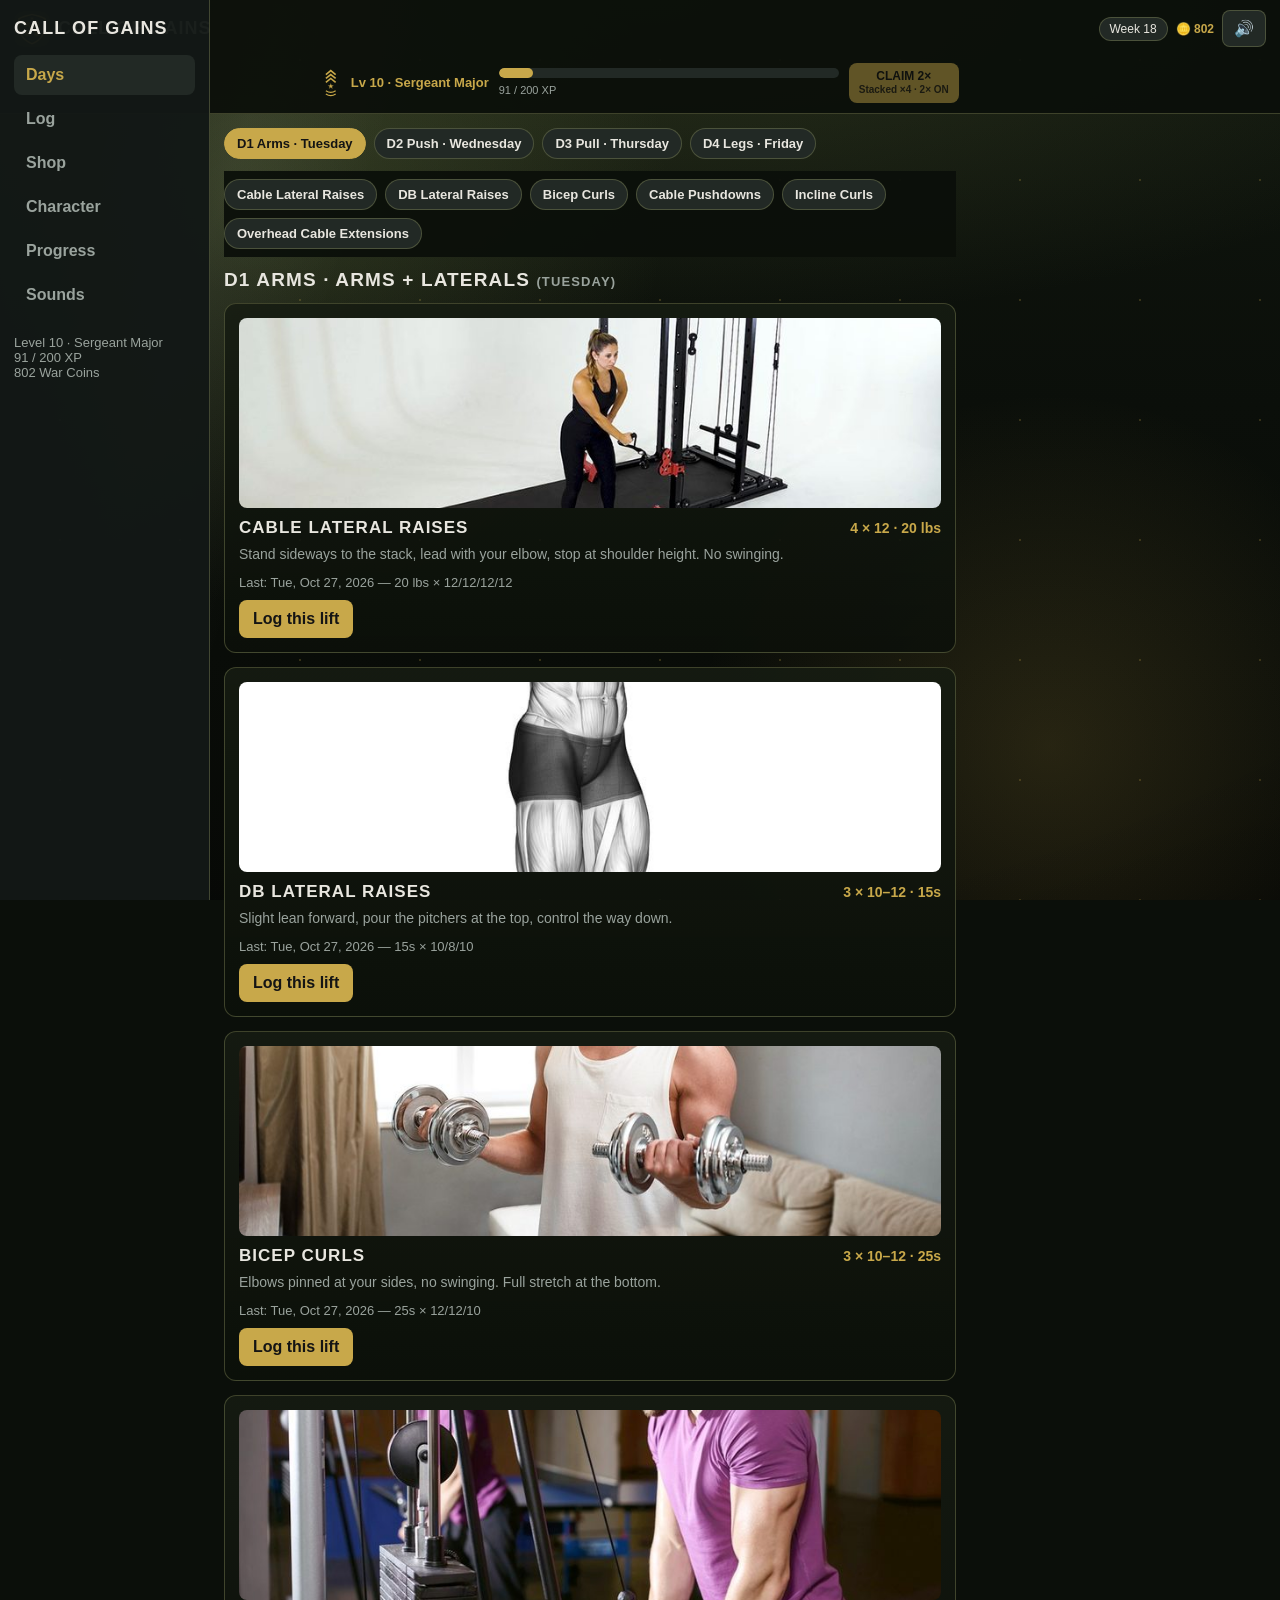
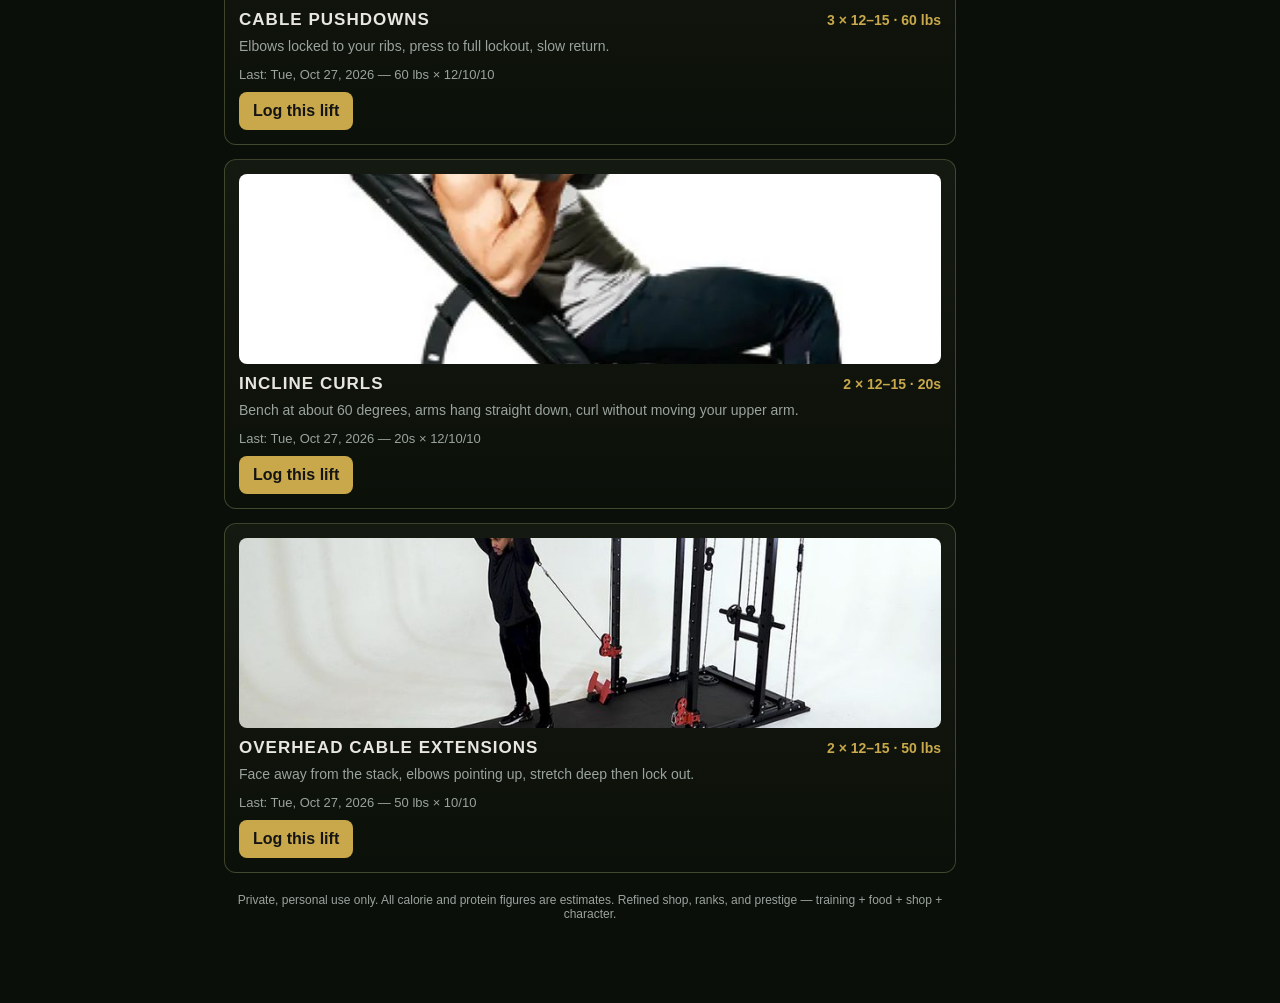
<file: index.html>
<!DOCTYPE html>
<html lang="en">
<head>
<meta charset="utf-8">
<meta name="viewport" content="width=device-width, initial-scale=1, viewport-fit=cover">
<title>Call of Gains</title>
<meta name="description" content="Anthony's private training and food log.">
<link rel="manifest" href="./manifest.webmanifest">
<meta name="theme-color" content="#0e1110">
<!-- iOS PWA tags -->
<meta name="apple-mobile-web-app-capable" content="yes">
<meta name="mobile-web-app-capable" content="yes">
<meta name="apple-mobile-web-app-status-bar-style" content="black-translucent">
<meta name="apple-mobile-web-app-title" content="Call of Gains">
<link rel="apple-touch-icon" href="./assets/icons/apple-touch-icon.png">
<link rel="icon" type="image/png" href="./assets/icons/icon-192.png">
<link rel="stylesheet" href="./styles.css">
</head>
<body>
<div class="depot-bg" aria-hidden="true"><div class="bg-haze h1"></div><div class="bg-haze h2"></div><div class="bg-beam"></div><div class="bg-embers"></div><div class="bg-vignette"></div></div>
<div class="shop-bg" aria-hidden="true"><div class="shop-scene-wrap"><img class="shop-scene" src="./assets/shop/depot-scene.webp" alt=""><img class="shop-scene shop-scene-type" src="./assets/shop/depot-scene-type.webp" alt=""><div class="shop-scene-glow"></div><div class="shop-dust"></div></div><div class="bg-vignette"></div></div>
<header>
  <div class="head-row1">
    <div class="brand"><img class="brand-logo" src="./assets/logo-call-of-gains.webp" alt=""><h1>Call of Gains</h1></div>
    <span class="week-badge" id="weekBadge">Week —</span>
    <span class="coins-chip" id="coinsChip">🪙 0</span>
    <button class="icon-btn" id="muteBtn" title="Toggle sound" aria-label="Toggle sound">🔊</button>
  </div>
  <div class="head-row2">
    <span class="rank-mini" id="rankMini" aria-hidden="true"></span>
    <span class="rank-name" id="rankName">—</span>
    <div class="head-xp"><div class="meter head-meter"><div id="headXpMeter" style="width:0%"></div></div><span id="headXpText"></span></div>
    <button id="headClaimBtn" class="claim-btn">CLAIM 2×<span class="stack-count" id="headStackCount"></span></button>
  </div>
</header>

<nav class="sidebar" aria-label="Main">
  <h2>Call of Gains</h2>
  <button data-tab="days" class="on">Days</button>
  <button data-tab="log">Log</button>
  <button data-tab="shop">Shop</button>
  <button data-tab="character">Character</button>
  <button data-tab="progress">Progress</button>
  <button data-tab="sounds">Sounds</button>
  <div class="side-xp" id="sideXp"></div>
</nav>

<main class="layout">
  <div class="banner" id="banner"></div>

  <!-- ============ DAYS TAB ============ -->
  <section class="tab active" id="tab-days">
    <div class="chips" id="dayChips"></div>
    <div class="chips sticky" id="jumpChips"></div>
    <div id="dayCards"></div>
  </section>

  <!-- ============ LOG TAB ============ -->
  <section class="tab" id="tab-log">
    <div class="card">
      <h2>Log a lift</h2>
      <p class="muted">Pick the day, then save each lift on its own. Saving one lift never wipes the others from today's session.</p>
      <div class="chips" id="logDayChips"></div>
      <div id="logCards"></div>
    </div>

    <div class="card" id="nutritionCard">
      <h2>Nutrition — <span id="todayLabel">Today</span></h2>
      <p class="muted" id="countdown">Day closes at midnight.</p>
      <div>
        <div style="display:flex;justify-content:space-between;font-size:14px">
          <span>Calories</span><span id="calTotals"></span>
        </div>
        <div class="meter"><div id="calMeter" style="width:0%"></div></div>
        <div style="display:flex;justify-content:space-between;font-size:14px">
          <span>Protein</span><span id="proteinTotals"></span>
        </div>
        <div class="meter protein"><div id="proteinMeter" style="width:0%"></div></div>
      </div>
      <h3>Add food as you go</h3>
      <label>Food</label>
      <input type="text" id="foodName" placeholder="e.g. Fairlife shake" autocomplete="off">
      <div class="form-row">
        <div><label>Calories (estimate)</label><input type="number" id="foodCal" inputmode="numeric" min="0" placeholder="150"></div>
        <div><label>Protein g (estimate)</label><input type="number" id="foodProtein" inputmode="numeric" min="0" placeholder="30"></div>
      </div>
      <p style="margin-top:12px"><button id="addFoodBtn">Add to today</button></p>
      <h3>Already logged today</h3>
      <div id="todayFoodList"></div>
      <h3>History</h3>
      <div id="foodHistory"></div>
    </div>
  </section>

  <!-- ============ SHOP TAB ============ -->
  <section class="tab" id="tab-shop">
    <div class="depot-head">
      <div class="depot-title"><img class="depot-logo" src="./assets/logo-call-of-gains.webp" alt=""><div><div class="eyebrow">CALL OF GAINS</div><h2>DEPOT</h2></div></div>
      <div class="depot-bal">
        <span class="bal-line">🪙 <b id="shopCoins">0</b> War Coins</span>
        <span class="bal-line muted" id="shopOwned">0 owned</span>
        <span class="bal-line muted" id="shopStack"></span>
      </div>
    </div>
    <p class="muted" id="shopBoost" style="display:none"></p>
    <div class="rotation-wrap"><span class="rotation-label">NEXT DEPOT CREDIT</span><div class="rotation-bar"><div id="rotationFill"></div></div></div>
    <p class="muted" id="rotationText"></p>
    <div class="shop-layout">
      <aside class="shop-console">
        <h3 class="depot-sub">SUPPLY DROPS</h3>
        <div class="crate-row" id="crateRow"></div>
        <h3 class="depot-sub">CONSOLE</h3>
        <div class="chips" id="consoleMenu"></div>
        <div class="collapse" id="ledgerPanel"></div>
      </aside>
      <div class="shop-main">
        <h3 class="depot-sub" id="shelfTitle">ARMORY</h3>
        <div class="chips" id="shopFilters"></div>
        <div class="chips" id="eraFilters"></div>
        <div class="shop-grid" id="shopGrid"></div>
      </div>
    </div>
    <p class="muted">Collections: owned items live here and on your character. Tops are boxy camo urban street fits, bottoms are baggy street cargos, and garments carry only the verse reference at the hem — the full verse and its meaning are behind the ! button. Duplicate crate rewards never stack: they must be scrapped for War Coins before another crate can open.</p>
  </section>

  <!-- ============ CHARACTER TAB ============ -->
  <section class="tab" id="tab-character">
    <div class="card">
      <h2>Your Operator</h2>
      <div id="charFigure"></div>
      <p id="charStats" class="muted" style="text-align:center"></p>
      <h3>Facial hair</h3>
      <div class="chips" id="faceChips"></div>
      <h3>Figure variant</h3>
      <div class="chips" id="variantChips"></div>
      <h3>Equipped</h3>
      <div id="equippedList"></div>
      <h3>Owned gear — tap to equip</h3>
      <div class="chips" id="ownedChips"></div>
      <p class="muted">Base kit: a military T-shirt, fatigue shorts, and ankle boots. Everything else is earned in the shop and equipped here. Mass follows your weigh-ins — the figure gets broader as weight rises, leaner as it falls.</p>
    </div>
  </section>

  <!-- ============ PROGRESS TAB ============ -->
  <section class="tab" id="tab-progress">
    <div class="card collapsible" id="card-strength">
      <div class="card-head" data-collapse="card-strength"><h2>Strength</h2><button class="collapse-btn" aria-label="Collapse section">▾</button></div>
      <div class="card-body">
      <div style="display:flex;justify-content:space-between;font-size:14px">
        <span id="rankLine"></span><span id="xpLine"></span>
      </div>
      <div class="meter"><div id="xpMeter" style="width:0%"></div></div>
      <p class="muted" id="xpCapLine"></p>
      <p><span id="coinsLine"></span></p>
      <p class="muted" id="prestigeStatus"></p>
      <p><button id="prestigeBtn" class="secondary">🎖 PRESTIGE</button></p>
      <p class="muted">Prestiging banks one prestige and restarts the XP cycle at Level 1. Coins, gear, history, and double-XP charges all carry over.</p>
      </div>
    </div>

    <div class="card collapsible" id="card-doublexp">
      <div class="card-head" data-collapse="card-doublexp"><h2>2× XP</h2><button class="collapse-btn" aria-label="Collapse section">▾</button></div>
      <div class="card-body">
      <p class="muted" id="doubleLine"></p>
      <p>
        <button id="claimBtn" class="secondary">Claim banked charge</button>
        <button id="activateBtn" class="secondary">Activate 2× XP</button>
      </p>
      <p class="muted">Claiming only banks a charge. Activating switches one banked charge on — only the next session logged while it is on pays double, then it switches off. A session started before activation is never doubled, and no button can change an already-saved session.</p>
      </div>
    </div>

    <div class="card collapsible" id="card-scoring">
      <div class="card-head" data-collapse="card-scoring"><h2>How lifts score</h2><button class="collapse-btn" aria-label="Collapse section">▾</button></div>
      <div class="card-body">
      <p class="muted">Move-up (more weight, or more total reps at the same weight): +1 XP. Goal/milestone hit (the goal checkbox on a lift): +1 XP, even on a held or reset lift. Held or reset without a goal hit: +0 XP. First-time lift: +1 XP. Doubled sessions pay twice. These rules apply to sessions logged from now on — seeded and synced history is never rescored.</p>
      </div>
    </div>

    <div class="card collapsible" id="card-board">
      <div class="card-head" data-collapse="card-board"><h2>Strength Board</h2><button class="collapse-btn" aria-label="Collapse section">▾</button></div>
      <div class="card-body">
      <div class="board" id="strengthBoard"></div>
      <p class="muted">Progress = move-ups, Held = same weight and reps, Reset = fewer reps or less weight. First-time lifts (no previous session to compare) aren't counted.</p>
      </div>
    </div>

    <div class="card collapsible" id="card-ladder">
      <div class="card-head" data-collapse="card-ladder"><h2>Rank Ladder</h2><button class="collapse-btn" aria-label="Collapse section">▾</button></div>
      <div class="card-body">
      <p class="muted"><span id="ladderCurrent"></span> 20 levels per prestige cycle, 200 XP cap.</p>
      <p><button class="secondary" id="ladderToggle">Show ladder</button></p>
      <div class="collapse" id="ladderBox"></div>
      </div>
    </div>

    <div class="card collapsible" id="card-vault">
      <div class="card-head" data-collapse="card-vault"><h2>Prestige Vault</h2><button class="collapse-btn" aria-label="Collapse section">▾</button></div>
      <div class="card-body">
      <p class="muted" id="prestigeLine"></p>
      <p><button class="secondary" id="vaultToggle">Show vault</button> <button class="secondary" id="stingerBtn">Preview prestige stinger</button></p>
      <div class="collapse" id="vaultBox"></div>
      </div>
    </div>

    <div class="card collapsible" id="card-bodyweight">
      <div class="card-head" data-collapse="card-bodyweight"><h2>Bodyweight</h2><button class="collapse-btn" aria-label="Collapse section">▾</button></div>
      <div class="card-body">
      <div id="weightList"></div>
      <div class="form-row">
        <div><label>Date</label><input type="date" id="weightDate"></div>
        <div><label>Weight (lbs)</label><input type="number" id="weightVal" inputmode="decimal" step="0.1" min="0" placeholder="148.6"></div>
      </div>
      <p style="margin-top:12px"><button id="addWeightBtn">Add weigh-in</button></p>
      <p class="muted">+2 XP per week of average gain: when a new week's average weigh-in beats the most recent earlier week with weigh-ins, and that week hasn't paid out yet.</p>
      </div>
    </div>

    <div class="card collapsible" id="card-history">
      <div class="card-head" data-collapse="card-history"><h2>Workout history</h2><button class="collapse-btn" aria-label="Collapse section">▾</button></div>
      <div class="card-body">
      <p class="muted">Every session, lift by lift. Deleting a lift or a session recalculates XP on the spot. Seeded history from before this app predates its XP ledger, so deleting a seeded lift does not change the XP total.</p>
      <div id="historyList"></div>
      </div>
    </div>

    <div class="card collapsible" id="card-fuel">
      <div class="card-head" data-collapse="card-fuel"><h2>Fuel summary</h2><button class="collapse-btn" aria-label="Collapse section">▾</button></div>
      <div class="card-body">
      <div id="fuelBox"></div>
      </div>
    </div>

    <div class="card collapsible" id="card-achievements">
      <div class="card-head" data-collapse="card-achievements"><h2>Achievements</h2><button class="collapse-btn" aria-label="Collapse section">▾</button></div>
      <div class="card-body">
      <p class="muted"><span id="achievementsCount"></span> · Completed achievements pay XP + War Coins when claimed.</p>
      <div id="achievementsBox"></div>
      </div>
    </div>

    <div class="card collapsible" id="card-quests">
      <div class="card-head" data-collapse="card-quests"><h2>Quests</h2><button class="collapse-btn" aria-label="Collapse section">▾</button></div>
      <div class="card-body">
      <div id="questsBox"></div>
      </div>
    </div>

    <div class="card collapsible" id="card-backup">
      <div class="card-head" data-collapse="card-backup"><h2>Backup</h2><button class="collapse-btn" aria-label="Collapse section">▾</button></div>
      <div class="card-body">
      <p class="muted">Everything lives on this phone. Export a JSON backup so clearing browser data can't wipe you out, and import it back any time.</p>
      <p>
        <button id="exportBtn">Export backup (JSON)</button>
        <label for="importFile" class="muted" style="display:inline-block;margin-left:8px;cursor:pointer;text-decoration:underline">Import backup</label>
        <input type="file" id="importFile" accept="application/json" style="display:none">
      </p>
      <p class="muted" id="backupMsg"></p>
      </div>
    </div>
  </section>

  <!-- ============ SOUNDS TAB ============ -->
  <section class="tab" id="tab-sounds">
    <div class="card">
      <h2>Sounds</h2>
      <p class="muted">Test every sound in the app. The header speaker button mutes and unmutes everything, and that choice is remembered.</p>
      <p>
        <button class="secondary" data-sound="gunfire">Gunfire (target celebration)</button>
        <button class="secondary" data-sound="levelup">Level-up · Your MP3</button>
        <button class="secondary" data-sound="claim">2× XP claim sting</button>
        <button class="secondary" data-sound="coin">Coin · XP / War Coin earn</button>
        <button class="secondary" data-sound="unlock">Unlock sound</button>
        <button class="secondary" data-sound="crate">Crate sound</button>
        <button class="secondary" data-sound="reveal">Reveal sound</button>
        <button class="secondary" data-sound="prestige">Prestige stinger</button>
      </p>
    </div>
  </section>

  <p class="footer-note">Private, personal use only. All calorie and protein figures are estimates. Refined shop, ranks, and prestige — training + food + shop + character.</p>
</main>

<!-- Crate-opening overlay (CSS animation only; hidden before any result shows) -->
<div class="crate-overlay" id="crateOverlay" aria-hidden="true"><div class="crate-box"><div class="crate-lid"></div><div class="crate-body"></div></div></div>

<!-- Unlock reveal -->
<div class="modal" id="unlockModal" role="dialog" aria-modal="true" aria-label="Item unlocked">
  <div class="modal-card">
    <div class="modal-eyebrow">SUPPLY SECURED</div>
    <h2>UNLOCKED</h2>
    <div id="unlockPreview"></div>
    <p><b id="unlockName"></b></p>
    <p><button id="unlockEquipBtn">Equip it</button> <button class="secondary" id="unlockDoneBtn">Done</button></p>
  </div>
</div>

<!-- Crate reveal -->
<div class="modal" id="crateModal" role="dialog" aria-modal="true" aria-label="Supply drop result">
  <div class="modal-card">
    <div class="modal-eyebrow">SUPPLY DROP</div>
    <h2 id="crateTitle">OPENED</h2>
    <div id="crateBody"></div>
    <p id="crateActions"></p>
  </div>
</div>

<!-- Duplicate reward: BLOCKING. No close, skip, or collect button — scrapping is the only way out. -->
<div class="modal blocking" id="dupModal" role="alertdialog" aria-modal="true" aria-label="Duplicate reward">
  <div class="modal-card">
    <div class="modal-eyebrow">DUPLICATE REWARD</div>
    <h2>YOU ALREADY OWN THIS</h2>
    <div id="dupPreview"></div>
    <p><b id="dupName"></b></p>
    <p class="muted">Duplicates never stack. Scrap it for War Coins to keep going — no other crate can open until this is handled.</p>
    <p><button id="dupScrapBtn">Scrap / sell back for <span id="dupScrapVal">0</span> WC</button></p>
  </div>
</div>

<nav class="bottom-nav" aria-label="Main">
  <button data-tab="days" class="on">Days</button>
  <button data-tab="log">Log</button>
  <button data-tab="shop">Shop</button>
  <button data-tab="character">Character</button>
  <button data-tab="progress">Progress</button>
  <button data-tab="sounds">Sounds</button>
</nav>

<script src="./app.js"></script>
<script>
  if ("serviceWorker" in navigator) {
    window.addEventListener("load", () => {
      navigator.serviceWorker.register("./sw.js").catch(() => {});
    });
  }
</script>
</body>
</html>
</file>
<file: styles.css>
/* Picture Form Guide PWA — Stage 2 styles. CoD depot theme: dark hangar mood,
   olive/gold/green accents, stencil-style type, translucent panels over an
   animated backdrop. Phone-first. No images — all background art is CSS. */
:root {
  --bg: #0b0f0a;
  --panel: #161c12;
  --panel2: #222925;
  --line: rgba(138, 143, 92, 0.4);
  --text: #e8e6df;
  --dim: #9aa39d;
  --gold: #c8a84a;
  --green: #7dd87d;
  --olive: #8a8f5c;
  --red: #d64545;
  --radius: 12px;
}
* { box-sizing: border-box; }
body {
  margin: 0;
  background: var(--bg);
  color: var(--text);
  font-family: -apple-system, BlinkMacSystemFont, "Segoe UI", Roboto, Helvetica, Arial, sans-serif;
  -webkit-tap-highlight-color: transparent;
  padding-bottom: 76px; /* room for bottom nav */
}
a { color: var(--gold); }
button, input, select { font: inherit; }
button {
  background: var(--gold);
  color: #141414;
  border: 0;
  border-radius: 8px;
  padding: 10px 14px;
  font-weight: 700;
  cursor: pointer;
}
button.secondary { background: var(--panel2); color: var(--text); border: 1px solid var(--line); }
button.danger { background: #3a1d1d; color: #f0b3b3; border: 1px solid #5a2a2a; }
button:disabled { opacity: 0.45; cursor: default; }
button.small { padding: 6px 10px; font-size: 13px; }
input[type="text"], input[type="number"], input[type="date"], select {
  background: #101512;
  color: var(--text);
  border: 1px solid var(--line);
  border-radius: 8px;
  padding: 9px 10px;
  width: 100%;
}
label { font-size: 13px; color: var(--dim); display: block; margin: 6px 0 3px; }
h1, h2, h3 { text-transform: uppercase; letter-spacing: 0.06em; }
h2 { font-size: 19px; }
h3 { font-size: 15px; }

/* ---------- Animated depot backgrounds (CSS only, transform/opacity only) ---------- */
.depot-bg, .shop-bg {
  position: fixed;
  inset: 0;
  z-index: 0;
  overflow: hidden;
  pointer-events: none;
  background:
    radial-gradient(120% 60% at 50% 0%, rgba(90, 100, 55, 0.35), transparent 60%),
    linear-gradient(180deg, #10160e 0%, #0b0f0a 45%, #070906 100%);
}
.bg-haze { position: absolute; border-radius: 50%; }
.bg-haze.h1 {
  width: 70vw; height: 70vw; left: -15vw; top: -20vw;
  background: radial-gradient(circle, rgba(125, 140, 80, 0.28), transparent 65%);
  animation: drift1 26s ease-in-out infinite alternate;
}
.bg-haze.h2 {
  width: 60vw; height: 60vw; right: -12vw; bottom: -18vw;
  background: radial-gradient(circle, rgba(200, 168, 74, 0.16), transparent 65%);
  animation: drift2 32s ease-in-out infinite alternate;
}
.bg-beam {
  position: absolute;
  top: -10%; bottom: -10%; width: 22vw; left: 0;
  background: linear-gradient(90deg, transparent, rgba(232, 230, 223, 0.05), transparent);
  transform: skewX(-18deg);
  animation: sweep 42s linear infinite;
}
.bg-embers {
  position: absolute; inset: 0; opacity: 0.28;
  background-image: radial-gradient(rgba(200, 168, 74, 0.8) 1px, transparent 1.5px);
  background-size: 120px 120px;
  animation: twinkle 5s ease-in-out infinite alternate;
}
.bg-vignette {
  position: absolute; inset: 0;
  background: radial-gradient(120% 100% at 50% 45%, transparent 55%, rgba(0, 0, 0, 0.55) 100%);
}
.shop-bg { display: none; }
body.shop-active .shop-bg { display: block; }
body.shop-active .depot-bg { display: none; }
.shop-bg { background:
  radial-gradient(120% 60% at 50% 0%, rgba(60, 110, 60, 0.30), transparent 60%),
  linear-gradient(180deg, #0d140d 0%, #0a0f0a 45%, #060906 100%);
}
.shop-bg .bg-haze.h1 { background: radial-gradient(circle, rgba(125, 216, 125, 0.20), transparent 65%); animation-duration: 34s; }
.shop-bg .bg-haze.h2 { background: radial-gradient(circle, rgba(200, 168, 74, 0.14), transparent 65%); animation-duration: 40s; }
.bg-crates {
  position: absolute; left: 0; right: 0; bottom: 0; height: 22vh; opacity: 0.5;
  background:
    repeating-linear-gradient(90deg, rgba(58, 53, 36, 0.9) 0 74px, transparent 74px 92px),
    linear-gradient(180deg, transparent, rgba(20, 24, 14, 0.9));
}
@keyframes drift1 { from { transform: translate(0, 0) scale(1); } to { transform: translate(6vw, 4vh) scale(1.12); } }
@keyframes drift2 { from { transform: translate(0, 0) scale(1.05); } to { transform: translate(-5vw, -3vh) scale(0.95); } }
@keyframes sweep { from { left: -30%; } to { left: 130%; } }
@keyframes twinkle { from { opacity: 0.18; } to { opacity: 0.32; } }
@keyframes shake {
  0%, 100% { transform: translateX(0) rotate(0); }
  20% { transform: translateX(-4px) rotate(-1deg); }
  40% { transform: translateX(4px) rotate(1deg); }
  60% { transform: translateX(-3px); }
  80% { transform: translateX(3px); }
}
@media (prefers-reduced-motion: reduce) {
  .bg-haze, .bg-beam, .bg-embers { animation: none !important; }
}

/* Header */
header {
  position: sticky;
  top: 0;
  z-index: 20;
  background: rgba(11, 15, 10, 0.94);
  border-bottom: 1px solid var(--line);
  /* Safe-area top: in standalone PWA mode on notched iPhones the header
     otherwise slides under the status bar and taps break until the user
     drags the page down. */
  padding: calc(10px + env(safe-area-inset-top)) calc(14px + env(safe-area-inset-right)) 10px 14px;
  display: flex;
  align-items: center;
  gap: 8px;
  flex-wrap: wrap;
}
.brand { flex: 1 1 150px; display: flex; align-items: center; gap: 8px; }
.brand h1 { font-size: 18px; margin: 0; }
.brand-logo { width: 36px; height: 36px; border-radius: 9px; object-fit: cover; flex: none; }
@media (max-width: 400px) { .brand-logo { width: 28px; height: 28px; border-radius: 7px; } }

.week-badge {
  font-size: 12px;
  background: var(--panel2);
  border: 1px solid var(--line);
  border-radius: 999px;
  padding: 4px 10px;
  white-space: nowrap;
}
.xp-chip { font-size: 12px; color: var(--gold); font-weight: 700; white-space: nowrap; }
.coins-chip { font-size: 12px; color: var(--gold); font-weight: 800; white-space: nowrap; }
.icon-btn { background: var(--panel2); color: var(--text); border: 1px solid var(--line); padding: 8px 11px; }

/* Layout */
.layout { max-width: 860px; margin: 0 auto; padding: 14px; position: relative; z-index: 1; padding-bottom: calc(76px + env(safe-area-inset-bottom)); }
.tab { display: none; }
.tab.active { display: block; }
.card {
  background: linear-gradient(180deg, rgba(22, 28, 18, 0.88), rgba(12, 16, 10, 0.92));
  border: 1px solid var(--line);
  border-radius: var(--radius);
  padding: 14px;
  margin-bottom: 14px;
}
.card h2 { margin: 0 0 8px; font-size: 17px; }
.card h3 { margin: 12px 0 6px; font-size: 15px; }
.muted { color: var(--dim); font-size: 13px; }
.gold { color: var(--gold); }
.banner {
  background: rgba(42, 36, 16, 0.92);
  border: 1px solid var(--gold);
  border-radius: var(--radius);
  padding: 10px 12px;
  margin-bottom: 14px;
  font-size: 14px;
}
.banner:empty { display: none; }

/* Promotion celebration: faithful port of the old app's full-screen
   PromotionCelebration. Fixed inset 0, topmost, pointer-events none (it
   never blocks taps), dark radial background, scanlines, 4 burst rays, 2
   expanding rings, 10 sparks around a popping emblem. 4.6s total; the
   fade-out starts ~4.1s (89% of the run) and JS removes the node at 4.6s. */
.promo-celebration { position: fixed; inset: 0; z-index: 400; pointer-events: none; display: flex; flex-direction: column; align-items: center; justify-content: center; gap: 6px; padding: 20px; text-align: center; overflow: hidden; background: radial-gradient(ellipse at center, rgba(64,56,20,0.97) 0%, rgba(10,12,7,0.98) 70%); animation: promoLife 4.6s ease forwards; }
@keyframes promoLife { 0% { opacity: 0; } 4% { opacity: 1; } 89% { opacity: 1; } 100% { opacity: 0; } }
.promo-scanlines { position: absolute; inset: 0; background: repeating-linear-gradient(0deg, rgba(255,255,255,0.05) 0 1px, transparent 1px 4px); }
.promo-rays { position: absolute; left: 50%; top: 50%; width: 0; height: 0; }
.promo-ray { position: absolute; left: -14px; top: -260px; width: 28px; height: 520px; background: linear-gradient(180deg, transparent, rgba(200,168,74,0.35) 45%, rgba(200,168,74,0.55) 50%, rgba(200,168,74,0.35) 55%, transparent); transform-origin: 50% 260px; animation: promoRayPulse 1.6s ease-in-out infinite alternate; }
@keyframes promoRayPulse { from { opacity: 0.4; } to { opacity: 0.9; } }
.promo-ring { position: absolute; left: 50%; top: 50%; width: 190px; height: 190px; margin: -95px 0 0 -95px; border: 2px solid var(--gold); border-radius: 50%; animation: promoRing 1.8s ease-out infinite; }
.promo-ring.ring2 { animation-delay: 0.9s; }
@keyframes promoRing { from { transform: scale(0.6); opacity: 0.9; } to { transform: scale(2.2); opacity: 0; } }
.promo-sparks { position: absolute; left: 50%; top: 50%; width: 0; height: 0; }
.promo-spark { position: absolute; left: -5px; top: -5px; width: 10px; height: 10px; border-radius: 50%; background: var(--gold); box-shadow: 0 0 10px var(--gold); transform: rotate(var(--a)) translateY(-125px); animation: promoSpark 1.1s ease-in-out infinite alternate; }
.promo-spark:nth-child(2n) { animation-delay: 0.25s; }
.promo-spark:nth-child(3n) { animation-delay: 0.5s; }
@keyframes promoSpark { from { opacity: 0.25; } to { opacity: 1; } }
.promo-emblem { position: relative; margin-bottom: 10px; animation: promoPop 0.55s cubic-bezier(.2,1.4,.4,1) both; filter: drop-shadow(0 0 18px rgba(200,168,74,0.55)); }
@keyframes promoPop { from { transform: scale(0.3); } to { transform: scale(1); } }
.promo-emblem-photo { width: 120px; height: 120px; object-fit: cover; border-radius: 16px; border: 3px solid var(--gold); display: block; }
.promo-kicker { position: relative; font-size: 13px; letter-spacing: 3px; text-transform: uppercase; color: var(--gold); font-weight: 700; }
.promo-title { position: relative; font-size: 34px; font-weight: 900; letter-spacing: 2px; text-shadow: 0 2px 12px rgba(0,0,0,0.8); }
.promo-name { position: relative; font-size: 20px; font-weight: 800; color: var(--gold); }
.promo-detail { position: relative; font-size: 14px; color: var(--dim); }
@media (prefers-reduced-motion: reduce) {
  .promo-ray, .promo-ring, .promo-spark, .promo-emblem { animation: none !important; }
}

/* Day switcher + jump chips */
.chips { display: flex; gap: 8px; flex-wrap: wrap; margin-bottom: 12px; }
.chips.sticky { position: sticky; top: 54px; z-index: 15; background: rgba(11, 15, 10, 0.94); padding: 8px 0; }
.chip {
  background: var(--panel2);
  color: var(--text);
  border: 1px solid var(--line);
  border-radius: 999px;
  padding: 7px 12px;
  font-size: 13px;
  font-weight: 600;
}
.chip.on { background: var(--gold); color: #141414; border-color: var(--gold); }

/* Exercise cards */
.ex-card { scroll-margin-top: 110px; }
.ex-card img {
  width: 100%;
  height: 190px;
  object-fit: cover;
  border-radius: 8px;
  background: #222;
  display: block;
}
.ex-card .ex-head { display: flex; justify-content: space-between; align-items: baseline; gap: 8px; }
.ex-card .ex-head h3 { font-size: 17px; margin: 10px 0 4px; }
.target { font-size: 14px; font-weight: 700; color: var(--gold); white-space: nowrap; }
.cues { font-size: 14px; color: var(--dim); margin: 4px 0 10px; }
.last { font-size: 13px; color: var(--dim); margin-bottom: 10px; }

/* Log form */
.set-row { display: flex; gap: 8px; align-items: center; margin-bottom: 8px; }
.set-row span { font-size: 13px; color: var(--dim); width: 52px; flex-shrink: 0; }
.set-row input { flex: 1; }
.set-row label { display: flex; align-items: center; gap: 4px; margin: 0; font-size: 12px; white-space: nowrap; }
.set-row input[type="checkbox"] { width: auto; }
.goal-row { display: flex; align-items: center; gap: 8px; margin: 10px 0; font-size: 14px; }
.goal-row input { width: auto; }
.result { font-size: 14px; font-weight: 700; margin-top: 10px; }
.result:empty { display: none; }
.result .up { color: var(--green); }
.result .flat { color: var(--gold); }
.result .reset { color: var(--red); }

/* Meters */
.meter { height: 10px; background: var(--panel2); border-radius: 999px; overflow: hidden; margin: 4px 0 10px; }
.meter > div { height: 100%; background: var(--gold); border-radius: 999px; }
.meter.protein > div { background: var(--green); }

/* Food */
.food-entry, .hist-row, .sess {
  border-top: 1px solid var(--line);
  padding: 9px 0;
  display: flex;
  justify-content: space-between;
  gap: 10px;
  align-items: flex-start;
}
.food-entry:first-child, .hist-row:first-child { border-top: 0; }
.badge {
  font-size: 11px;
  font-weight: 700;
  border-radius: 999px;
  padding: 2px 8px;
  white-space: nowrap;
}
.badge.open { background: #1e3a22; color: #9ed6a4; }
.badge.closed { background: var(--panel2); color: var(--dim); }
.badge.active { background: #2a2410; color: var(--gold); }

/* History */
.sess { display: block; }
.sess-head { display: flex; justify-content: space-between; gap: 10px; align-items: baseline; }
.sess-head b { font-size: 15px; }
.lift-line { font-size: 14px; padding: 4px 0 4px 10px; border-left: 2px solid var(--line); margin: 4px 0; display: flex; justify-content: space-between; gap: 8px; }
.lift-line .xp { color: var(--gold); font-size: 13px; white-space: nowrap; }

/* ---------- Depot shop ---------- */
.depot-head { display: flex; justify-content: space-between; align-items: flex-end; gap: 10px; margin: 2px 0 10px; }
.depot-head .eyebrow { font-size: 11px; font-weight: 800; letter-spacing: 0.32em; color: var(--green); }
.depot-title { display: flex; align-items: center; gap: 10px; }
.depot-logo { width: 44px; height: 44px; border-radius: 9px; object-fit: cover; flex: none; }
@media (max-width: 400px) { .depot-logo { width: 36px; height: 36px; border-radius: 7px; } }
.depot-head h2 { font-size: 36px; margin: 0; letter-spacing: 0.12em; line-height: 1; text-shadow: 0 2px 0 rgba(0, 0, 0, 0.6); }
.depot-bal { text-align: right; }
.bal-line { display: block; font-size: 14px; }
.depot-sub { font-size: 13px; letter-spacing: 0.22em; color: var(--green); margin: 18px 0 8px; }
.crate-row { display: flex; gap: 10px; }
.crate-card {
  flex: 1;
  background: linear-gradient(180deg, rgba(22, 28, 18, 0.88), rgba(12, 16, 10, 0.92));
  border: 1px solid var(--line);
  border-radius: var(--radius);
  padding: 10px;
  display: flex; flex-direction: column; gap: 6px;
}
.crate-card b { font-size: 14px; text-transform: uppercase; letter-spacing: 0.05em; }
.crate-card .muted { font-size: 11px; }
.crate-card button { width: 100%; padding: 9px 6px; font-size: 12px; }
.crate-card.blocked { opacity: 0.75; }
.crate-card.opening { animation: shake 0.9s ease-in-out; border-color: var(--gold); box-shadow: 0 0 18px rgba(200, 168, 74, 0.45); }
.shop-grid { display: grid; grid-template-columns: repeat(2, 1fr); gap: 10px; }
.shop-card { margin-bottom: 0; padding: 10px; display: flex; flex-direction: column; }
.shop-preview { background: rgba(0, 0, 0, 0.28); border-radius: 8px; margin-bottom: 8px; }
.shop-title { display: flex; justify-content: space-between; align-items: flex-start; gap: 6px; font-size: 14px; }
.info-btn {
  flex-shrink: 0;
  width: 22px; height: 22px; padding: 0;
  border-radius: 50%;
  background: var(--gold); color: #141414;
  font-size: 13px; font-weight: 800; line-height: 1;
}
.shop-details { display: none; font-size: 13px; margin-top: 8px; border-left: 2px solid var(--gold); padding-left: 8px; }
.shop-details.open { display: block; }
.shop-details .verse { font-style: italic; color: #cfd6b8; }
.shop-foot { display: flex; justify-content: space-between; align-items: center; margin: 8px 0; }
.shop-foot .price { font-weight: 800; color: var(--gold); }
.owned-tag { font-size: 11px; font-weight: 700; color: var(--green); border: 1px solid var(--green); border-radius: 999px; padding: 2px 7px; }
.shop-card > button:last-child { margin-top: auto; }

/* ---------- Modals ---------- */
.modal {
  display: none;
  position: fixed; inset: 0; z-index: 100;
  background: rgba(0, 0, 0, 0.78);
  align-items: center; justify-content: center;
  padding: 20px;
}
.modal.show { display: flex; }
.modal-card {
  width: calc(100% - 8px); max-width: 340px;
  background: linear-gradient(180deg, rgba(26, 32, 20, 0.97), rgba(12, 16, 10, 0.98));
  border: 1px solid var(--gold);
  border-radius: 14px;
  padding: 18px;
  text-align: center;
  box-shadow: 0 0 30px rgba(200, 168, 74, 0.25);
}
.modal-card h2 { margin: 4px 0 10px; letter-spacing: 0.14em; }
.modal-eyebrow { font-size: 11px; font-weight: 800; letter-spacing: 0.3em; color: var(--green); }
.modal.blocking .modal-card { border-color: #8a3a3a; }
.modal.blocking .modal-card h2 { color: #e07878; }
.big-reward { font-size: 28px; font-weight: 800; color: var(--gold); margin: 12px 0; }

/* Bottom nav / sidebar */
.bottom-nav {
  position: fixed;
  left: 0; right: 0; bottom: 0;
  z-index: 30;
  display: flex;
  background: rgba(19, 24, 22, 0.97);
  border-top: 1px solid var(--line);
  padding-bottom: env(safe-area-inset-bottom);
}
.bottom-nav button {
  flex: 1;
  background: none;
  color: var(--dim);
  border: 0;
  border-radius: 0;
  padding: 13px 0 11px;
  font-size: 12px;
}
.bottom-nav button.on { color: var(--gold); }
.sidebar { display: none; }

@media (min-width: 600px) {
  .shop-grid { grid-template-columns: repeat(3, 1fr); }
}
@media (max-width: 400px) {
  .week-badge, .xp-chip, .coins-chip { font-size: 11px; }
  .icon-btn { padding: 7px 9px; }
  .bottom-nav button { font-size: 11px; padding: 12px 0 10px; }
  .chips.sticky { top: calc(104px + env(safe-area-inset-top)); } /* header wraps to two rows on very narrow phones */
  .ex-card { scroll-margin-top: calc(150px + env(safe-area-inset-top)); }
}
@media (min-width: 900px) {
  body { padding-bottom: 0; }
  .bottom-nav { display: none; }
  .layout { margin-left: 210px; max-width: 760px; }
  .sidebar {
    display: block;
    position: fixed;
    left: 0; top: 0; bottom: 0;
    width: 210px;
    background: rgba(19, 24, 22, 0.97);
    border-right: 1px solid var(--line);
    padding: 18px 14px;
    z-index: 25;
  }
  .sidebar h2 { font-size: 18px; margin: 0 0 16px; }
  .sidebar button {
    display: block;
    width: 100%;
    text-align: left;
    background: none;
    color: var(--dim);
    border: 0;
    border-radius: 8px;
    padding: 11px 12px;
    margin-bottom: 4px;
  }
  .sidebar button.on { background: var(--panel2); color: var(--gold); }
  .sidebar .side-xp { margin-top: 20px; font-size: 13px; color: var(--dim); }
}

.form-row { display: flex; gap: 12px; flex-wrap: wrap; }
.form-row > * { flex: 1 1 140px; min-width: 0; }
.form-row input { width: 100%; box-sizing: border-box; }
@media (max-width: 480px) {
  .form-row { flex-direction: column; }
  .form-row > * { flex-basis: auto; }
}
.footer-note { font-size: 12px; color: var(--dim); text-align: center; margin: 20px 0 6px; }

/* ---------- Refined header: two rows (week/coins/sound, then centered rank/XP module) ---------- */
header { flex-direction: column; align-items: stretch; }
.head-row1 { display: flex; align-items: center; gap: 8px; flex-wrap: wrap; }
.head-row2 {
  display: flex; align-items: center; justify-content: center;
  gap: 10px; margin-top: 8px; width: 100%;
}
.rank-mini { flex-shrink: 0; line-height: 0; }
.rank-mini svg { height: 30px; width: auto; display: block; }
.rank-name { font-size: 13px; font-weight: 800; color: var(--gold); white-space: nowrap; }
.head-xp { flex: 1; max-width: 340px; min-width: 110px; }
.head-meter { margin: 0 0 2px; }
.head-xp span { font-size: 11px; color: var(--dim); white-space: nowrap; }
.claim-btn { position: relative; padding: 6px 10px; font-size: 12px; line-height: 1.25; white-space: nowrap; }
.claim-btn .stack-count { display: block; font-size: 10px; font-weight: 600; opacity: 0.85; }
.claim-btn.glow, button.glow { animation: claimGlow 1.6s ease-in-out infinite; }
.claim-btn:disabled { animation: none; }
@keyframes claimGlow {
  0%, 100% { box-shadow: 0 0 0 rgba(200, 168, 74, 0); }
  50% { box-shadow: 0 0 16px rgba(200, 168, 74, 0.8); }
}
/* Claim spark burst */
.spark-host { position: fixed; z-index: 200; pointer-events: none; }
.spark {
  position: absolute; width: 6px; height: 6px; margin: -3px;
  background: var(--gold); border-radius: 50%;
  animation: sparkFly 0.7s ease-out forwards;
}
@keyframes sparkFly { to { transform: translate(var(--dx), var(--dy)); opacity: 0; } }

/* ---------- Collapsible boxes, strength board, ladder, vault ---------- */
.collapse { display: none; }
.collapse.open { display: block; }
.board { display: flex; gap: 10px; }
.board-col {
  flex: 1; text-align: center;
  background: var(--panel2); border: 1px solid var(--line); border-radius: 8px;
  padding: 10px 4px;
}
.board-col b { display: block; font-size: 26px; color: var(--gold); }
.board-col span { font-size: 12px; text-transform: uppercase; letter-spacing: 0.1em; color: var(--dim); }
.ladder-row {
  display: flex; align-items: center; gap: 10px;
  padding: 8px 0; border-top: 1px solid var(--line);
}
.ladder-row:first-child { border-top: 0; }
.ladder-ins { width: 44px; flex-shrink: 0; line-height: 0; }
.ladder-ins svg { width: 44px; height: auto; display: block; }
.ladder-row.locked { opacity: 0.55; }
.ladder-row.locked .ladder-ins { filter: grayscale(1); }
.ladder-lv { font-size: 12px; color: var(--dim); white-space: nowrap; }
.ladder-row b { flex: 1; font-size: 14px; }
.ladder-xp { font-size: 12px; color: var(--dim); white-space: nowrap; }
.vault-grid { display: grid; grid-template-columns: repeat(2, 1fr); gap: 10px; }
.vault-item {
  text-align: center; border: 1px solid var(--line); border-radius: 8px;
  padding: 8px; background: rgba(0, 0, 0, 0.3);
}
.vault-item img { width: 100%; aspect-ratio: 1; object-fit: cover; border-radius: 6px; background: #000; }
.vault-item.locked img { filter: grayscale(0.6) brightness(0.75); }
.vault-item b { display: block; font-size: 12px; margin: 6px 0 4px; }
@media (min-width: 600px) {
  .vault-grid { grid-template-columns: repeat(5, 1fr); }
}

/* ---------- Shop console layout + rotation bar + selected crate ---------- */
.rotation-bar { height: 8px; background: var(--panel2); border-radius: 999px; overflow: hidden; margin: 8px 0 4px; }
.rotation-bar > div { height: 100%; background: var(--green); border-radius: 999px; }
.shop-layout { display: block; }
.shop-console .collapse { margin-top: 10px; font-size: 14px; }
.crate-card.selected { border-color: var(--green); box-shadow: 0 0 14px rgba(125, 216, 125, 0.35); }
.crate-card.rare-lit { border-color: rgba(125, 216, 125, 0.65); }
.crate-card.epic-lit { border-color: rgba(200, 168, 74, 0.7); box-shadow: 0 0 16px rgba(200, 168, 74, 0.35); }
.crate-card.supply-lit { border-color: rgba(138, 143, 92, 0.6); }
.odds { font-size: 11px; color: var(--dim); }
.odds.green { color: var(--green); font-weight: 700; }
@media (min-width: 900px) {
  .shop-layout { display: flex; gap: 14px; align-items: flex-start; }
  .shop-console { width: 240px; flex-shrink: 0; position: sticky; top: 124px; }
  .shop-main { flex: 1; min-width: 0; }
  .shop-console .crate-row { flex-direction: column; }
}

/* Taller two-row header: jump chips and scrolled-to cards sit below it.
   Sticky offsets include the safe-area inset so the taller notched header
   never covers them. */
.chips.sticky { top: calc(116px + env(safe-area-inset-top)); }
.ex-card { scroll-margin-top: calc(170px + env(safe-area-inset-top)); }
@media (max-width: 400px) {
  .chips.sticky { top: calc(160px + env(safe-area-inset-top)); }
  .ex-card { scroll-margin-top: calc(210px + env(safe-area-inset-top)); }
}

/* ---------- Parity additions: era badges, locker rows, animations ---------- */
.era-badge {
  font-size: 10px; font-weight: 800; letter-spacing: 0.08em;
  color: var(--gold); border: 1px solid var(--gold); border-radius: 999px; padding: 2px 7px;
  white-space: nowrap;
}
.owned-row { display: flex; gap: 8px; align-items: center; flex-wrap: wrap; margin-bottom: 8px; }
.owned-row .shop-details { flex-basis: 100%; }
/* Target-celebration muzzle flash: a brief gold burst, paired with the gunshot sound. */
.muzzle-flash {
  position: fixed; left: 50%; top: 22%; z-index: 300; pointer-events: none;
  width: 120px; height: 120px; margin-left: -60px;
  background: radial-gradient(circle, rgba(255, 230, 150, 0.95) 0%, rgba(200, 168, 74, 0.55) 35%, rgba(200, 168, 74, 0) 70%);
  animation: muzzlePop 0.45s ease-out forwards;
}
@keyframes muzzlePop {
  0% { transform: scale(0.3) rotate(0deg); opacity: 1; }
  60% { transform: scale(1.25) rotate(12deg); opacity: 0.9; }
  100% { transform: scale(1.6) rotate(24deg); opacity: 0; }
}
/* Crate-opening overlay: a rattling crate with a popping lid, shown only for
   the existing 950ms open window and hidden before any result shows. */
.crate-overlay {
  display: none;
  position: fixed; inset: 0; z-index: 150;
  background: rgba(0, 0, 0, 0.6);
  align-items: center; justify-content: center;
  pointer-events: none;
}
.crate-overlay.show { display: flex; }
.crate-box { position: relative; width: 130px; height: 100px; animation: crateRattle 0.9s ease-in-out; }
.crate-body {
  position: absolute; inset: 22px 0 0 0;
  background: #3a3524; border: 3px solid var(--gold); border-radius: 6px;
}
.crate-lid {
  position: absolute; top: 0; left: -6px; right: -6px; height: 26px;
  background: #4a4430; border: 3px solid var(--gold); border-radius: 6px;
  transform-origin: left bottom;
  animation: lidPop 0.9s ease-in-out;
}
@keyframes crateRattle {
  0%, 100% { transform: translateX(0) rotate(0deg); }
  20% { transform: translateX(-6px) rotate(-2deg); }
  40% { transform: translateX(5px) rotate(2deg); }
  60% { transform: translateX(-4px) rotate(-1deg); }
  80% { transform: translateX(3px) rotate(1deg); }
}
@keyframes lidPop {
  0%, 55% { transform: rotate(0deg); }
  75% { transform: rotate(-38deg) translateY(-4px); }
  100% { transform: rotate(-24deg) translateY(-2px); }
}
@media (prefers-reduced-motion: reduce) {
  .muzzle-flash, .crate-box, .crate-lid { animation: none !important; }
  .muzzle-flash { display: none !important; }
}

/* ---------- Collapsible Progress cards ---------- */
.card.collapsible .card-head {
  display: flex; justify-content: space-between; align-items: center;
  cursor: pointer; gap: 8px;
}
.card.collapsible .card-head h2 { margin: 0; }
.collapse-btn {
  background: none; border: 0; color: var(--dim);
  font-size: 18px; line-height: 1; padding: 4px 8px; flex-shrink: 0;
}
.card.collapsible.collapsed .card-body { display: none; }
.card.collapsible.collapsed .collapse-btn { transform: rotate(180deg); }
/* ---------- Achievements + quests ---------- */
.ach-grid { display: grid; grid-template-columns: 1fr 1fr; gap: 8px; }
.ach-item {
  border: 1px solid var(--line); border-radius: 8px; padding: 8px;
  background: rgba(0, 0, 0, 0.25); font-size: 13px;
}
.ach-item b { display: block; font-size: 13px; }
.ach-item span { color: var(--dim); font-size: 12px; }
.ach-item.earned { border-color: var(--gold); }
.ach-item.earned b { color: var(--gold); }
.ach-item .reward { display: block; color: var(--gold); font-size: 12px; margin-top: 2px; }
.ach-item .claim-btn, .quest-row .claim-btn { background: #2a2410; color: var(--gold); border: 1px solid var(--gold); margin-top: 6px; }
.claimed-list { display: flex; flex-direction: column; gap: 4px; font-size: 12px; color: var(--dim); }
.quest-row { margin-bottom: 12px; font-size: 13px; }
.quest-row .meter { margin: 6px 0; }
.vault-item.earned { border-color: var(--gold); }
.vault-item.earned img { filter: none; }

/* ---------- Shop + character polish round: sleeker shop ----------
   Item windows go significantly more transparent so the animated green
   shop background shows through prominently. Details panels keep a darker
   wash so verse text stays readable. All shop logic is untouched — this
   is presentation only, scoped to the Shop tab via body.shop-active. */
body.shop-active .shop-card {
  background: linear-gradient(180deg, rgba(22, 28, 18, 0.42), rgba(12, 16, 10, 0.55));
  -webkit-backdrop-filter: blur(3px);
  backdrop-filter: blur(3px);
  border: 1px solid rgba(232, 230, 223, 0.16);
  box-shadow: 0 2px 14px rgba(0, 0, 0, 0.25);
  padding: 12px;
}
body.shop-active .shop-preview { background: rgba(0, 0, 0, 0.18); }
body.shop-active .shop-grid { gap: 12px; }
body.shop-active .shop-title { font-size: 15px; letter-spacing: 0.02em; }
body.shop-active .shop-title b { font-weight: 800; }
body.shop-active .shop-details {
  background: rgba(0, 0, 0, 0.45);
  border-radius: 8px;
  padding: 8px 8px 8px 10px;
}
body.shop-active .crate-card {
  background: linear-gradient(180deg, rgba(22, 28, 18, 0.55), rgba(12, 16, 10, 0.65));
  -webkit-backdrop-filter: blur(3px);
  backdrop-filter: blur(3px);
  border: 1px solid rgba(232, 230, 223, 0.14);
}
body.shop-active .depot-head h2 { letter-spacing: 0.14em; }
body.shop-active .shop-foot .price { font-size: 15px; }

/* ---------- Realistic character photos ---------- */
/* Idle life + swap entrance live on the WRAP, never on the img: the img keeps
   its inline mass scale and its night filter class, so all three compose.
   renderCharacter() rebuilds #charFigure innerHTML on every equip / unequip /
   moustache / variant change, so the one-shot swap entrance replays
   automatically with zero JS changes. Swap is listed last so it wins the
   transform during its 0.65s run; idle breathing takes over after. */
.char-photo-wrap { display:flex; justify-content:center; position:relative; width:fit-content; margin:0 auto; padding-bottom:18px; border-radius:12px; animation: charIdle 4s ease-in-out infinite, charSwap 0.65s ease-out; }
.char-photo-wrap::after { content:""; position:absolute; left:50%; bottom:2px; width:55%; height:16px; transform:translateX(-50%); background:radial-gradient(ellipse at center, rgba(0,0,0,0.55), transparent 70%); animation: charShadowPulse 4s ease-in-out infinite; pointer-events:none; }
.char-photo { width:100%; max-width:280px; display:block; border-radius:12px; transform-origin:center top; }
.char-night { filter:brightness(0.55) saturate(0.75) hue-rotate(190deg); }
/* Gentle breathing + tiny sway, ~4s loop. */
@keyframes charIdle {
  0%, 100% { transform: translateY(0) scale(1) rotate(0deg); }
  50% { transform: translateY(-3px) scale(1.012) rotate(0.4deg); }
}
/* Changing-room "boom": fade in + scale pop + gold glow flash. */
@keyframes charSwap {
  0% { opacity: 0; transform: scale(0.94); box-shadow: 0 0 0 rgba(255,215,0,0); }
  35% { opacity: 1; transform: scale(1.035); box-shadow: 0 0 34px 8px rgba(255,215,0,0.55); }
  100% { opacity: 1; transform: scale(1); box-shadow: 0 0 0 rgba(255,215,0,0); }
}
/* Grounding shadow breathes in sync with the figure. */
@keyframes charShadowPulse {
  0%, 100% { opacity: 0.45; transform: translateX(-50%) scaleX(1); }
  50% { opacity: 0.3; transform: translateX(-50%) scaleX(0.92); }
}
@media (prefers-reduced-motion: reduce) {
  .char-photo-wrap, .char-photo-wrap::after { animation: none !important; }
}

/* ---------- Shop upgrade round: depot scene + depot layout ----------
   Shop tab background is now a real scene (sergeant at a crate-table with
   a laptop) instead of the abstract CSS depot backdrop. The scene breathes
   gently, the laptop area glows in a slow pulse, and fine dust drifts.
   Layout moves toward the MULTIPLAYER DEPOT reference: left-side glass
   menu panels, glassy supply-drop cards (Rare glows green), and a
   NEXT DEPOT CREDIT progress bar under a title + counters head.
   Presentation only — all shop logic is untouched. */
/* Scene: full-bleed photo, breathing wrap so motion never fights filters. */
.shop-scene-wrap { position: absolute; inset: 0; overflow: hidden; animation: shopBreathe 7s ease-in-out infinite; }
.shop-scene { width: 100%; height: 100%; object-fit: cover; object-position: 50% 38%; display: block; filter: brightness(0.82) saturate(1.05); }
/* Typing illusion: a second frame with hands shifted on the keys, toggled
   over the base frame at typing rhythm (~3 frame-changes/sec). Pure CSS so
   it rides inside the breathing wrap with no JS timer to leak; the hard
   49.9%/50% cut avoids any crossfade blur between the two hand poses. */
.shop-scene-type { position: absolute; inset: 0; opacity: 0; animation: typeToggle 0.6s linear infinite; }
@keyframes typeToggle { 0%, 49.9% { opacity: 0; } 50%, 100% { opacity: 1; } }
/* Laptop glow: sits over the scene's laptop area (center-bottom), pulses. */
.shop-scene-glow { position: absolute; left: 28%; top: 52%; width: 34%; height: 32%; background: radial-gradient(ellipse at center, rgba(140, 255, 170, 0.28), rgba(125, 216, 125, 0.10) 45%, transparent 70%); animation: glowPulse 3.5s ease-in-out infinite alternate; pointer-events: none; }
/* Fine drifting dust motes over the scene. */
.shop-dust { position: absolute; inset: 0; opacity: 0.35; background-image: radial-gradient(rgba(232, 230, 223, 0.7) 1px, transparent 1.6px); background-size: 90px 90px; animation: dustDrift 26s linear infinite; pointer-events: none; }
@keyframes shopBreathe {
  0%, 100% { transform: scale(1) translateY(0); }
  50% { transform: scale(1.025) translateY(-4px); }
}
@keyframes glowPulse {
  from { opacity: 0.45; }
  to { opacity: 1; }
}
@keyframes dustDrift {
  from { background-position: 0 0; opacity: 0.22; }
  50% { opacity: 0.4; }
  to { background-position: 60px -120px; opacity: 0.22; }
}
/* Depot head: green rule under the title, counters as dark chips. */
body.shop-active .depot-head { border-bottom: 2px solid rgba(125, 216, 125, 0.35); padding-bottom: 10px; }
body.shop-active .depot-bal .bal-line { display: inline-block; background: rgba(0, 0, 0, 0.5); border: 1px solid rgba(232, 230, 223, 0.18); border-radius: 999px; padding: 3px 10px; margin: 2px 0 2px 6px; }
/* NEXT DEPOT CREDIT bar, styled like the reference's top-right bar. */
.rotation-wrap { margin: 10px 0 2px; }
.rotation-label { display: block; text-align: right; font-size: 10px; font-weight: 800; letter-spacing: 0.22em; color: var(--green); margin-bottom: 4px; }
body.shop-active .rotation-bar { height: 6px; background: rgba(0, 0, 0, 0.55); border: 1px solid rgba(232, 230, 223, 0.18); }
/* Left-side glass menu panels (console) + glassy supply-drop cards. */
body.shop-active .shop-console { background: linear-gradient(180deg, rgba(10, 16, 10, 0.72), rgba(8, 12, 8, 0.82)); -webkit-backdrop-filter: blur(6px); backdrop-filter: blur(6px); border: 1px solid rgba(125, 216, 125, 0.25); border-radius: 12px; padding: 12px; }
body.shop-active .shop-console .chips { flex-direction: column; }
body.shop-active .shop-console .chips button { width: 100%; text-align: left; background: rgba(0, 0, 0, 0.35); border: 1px solid rgba(232, 230, 223, 0.14); }
body.shop-active .shop-console .chips button:hover { border-color: rgba(125, 216, 125, 0.5); }
body.shop-active .crate-card { background: linear-gradient(180deg, rgba(22, 28, 18, 0.42), rgba(12, 16, 10, 0.55)); }
body.shop-active .crate-card.rare-lit { border-color: rgba(125, 216, 125, 0.8); box-shadow: 0 0 18px rgba(125, 216, 125, 0.45), inset 0 0 12px rgba(125, 216, 125, 0.15); }
body.shop-active .crate-card.epic-lit { border-color: rgba(200, 168, 74, 0.85); box-shadow: 0 0 18px rgba(200, 168, 74, 0.45), inset 0 0 12px rgba(200, 168, 74, 0.15); }
body.shop-active .crate-card.supply-lit { border-color: rgba(138, 143, 92, 0.7); }
@media (prefers-reduced-motion: reduce) {
  .shop-scene-wrap, .shop-scene-glow, .shop-dust, .shop-scene-type { animation: none !important; }
  .shop-scene-type { opacity: 0 !important; }
}
/* Rewind today preview panel (Backup card). */
.rewind-panel { border: 1px solid var(--gold); border-radius: 10px; padding: 12px; margin: 10px 0; background: rgba(0,0,0,0.25); }
.rewind-panel ul { margin: 6px 0 6px 18px; }
.rewind-panel .rewind-block { color: #ff8a7a; font-weight: 700; }
.rewind-panel .rewind-warn { color: #e8c96a; }
/* Header prestige badge: same 28px footprint as the rank insignia, with the
   gold border + rounded treatment the prestige photos use elsewhere. */
.rank-mini-prestige { width: 28px; height: 28px; object-fit: cover; border-radius: 6px; border: 2px solid var(--gold); display: block; }
</file>
